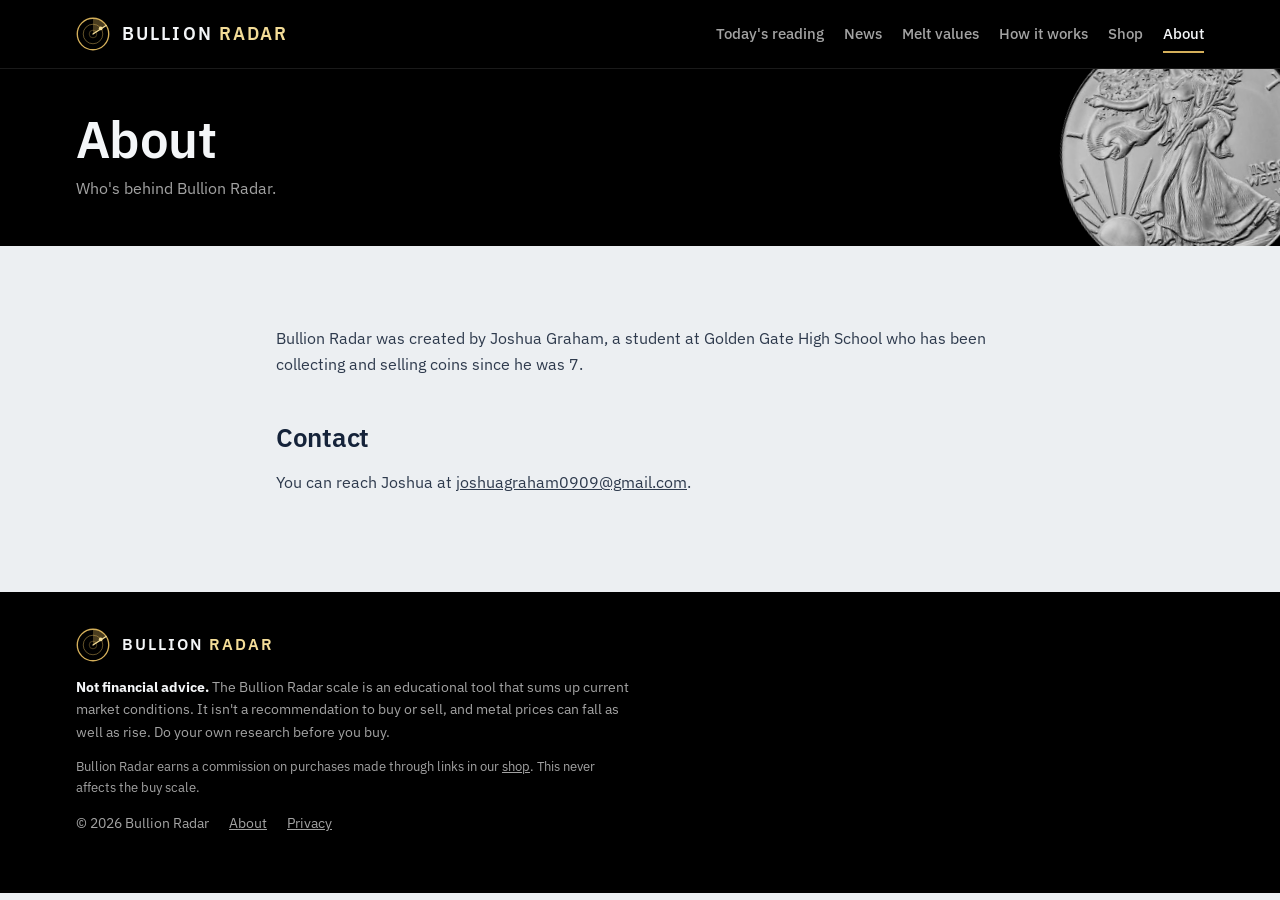
<file: about.html>
<!doctype html>
<html lang="en">
<head>
  <meta charset="utf-8">
  <meta name="viewport" content="width=device-width, initial-scale=1">
  <title>About | Bullion Radar</title>
  <meta name="description" content="Who made Bullion Radar.">
  <link rel="preconnect" href="https://fonts.googleapis.com">
  <link rel="preconnect" href="https://fonts.gstatic.com" crossorigin>
  <link href="https://fonts.googleapis.com/css2?family=IBM+Plex+Sans:wght@400;500;600;700&display=swap" rel="stylesheet">
  <link rel="stylesheet" href="styles.css">
</head>
<body data-page="about">
  <main>
    <section class="hero" data-hero-coin="silver">
      <div class="container">
        <h1>About</h1>
        <p>Who's behind Bullion Radar.</p>
      </div>
    </section>

    <section class="section container prose">
      <p>Bullion Radar was created by Joshua Graham, a student at Golden Gate High School
        who has been collecting and selling coins since he was 7.</p>

      <h2>Contact</h2>
      <p>You can reach Joshua at <span id="contact-email">his Gmail address (turn on JavaScript to see it)</span>.</p>
    </section>
  </main>

  <script src="live-data.js"></script>
  <script src="data.js"></script>
  <script src="layout.js"></script>
  <script>
    // The address is put together here so bots scanning the page for emails don't find it.
    const user = "joshuagraham0909";
    const domain = "gmail.com";
    const address = `${user}@${domain}`;
    document.getElementById("contact-email").innerHTML = `<a href="mailto:${address}">${address}</a>`;
  </script>
</body>
</html>
</file>
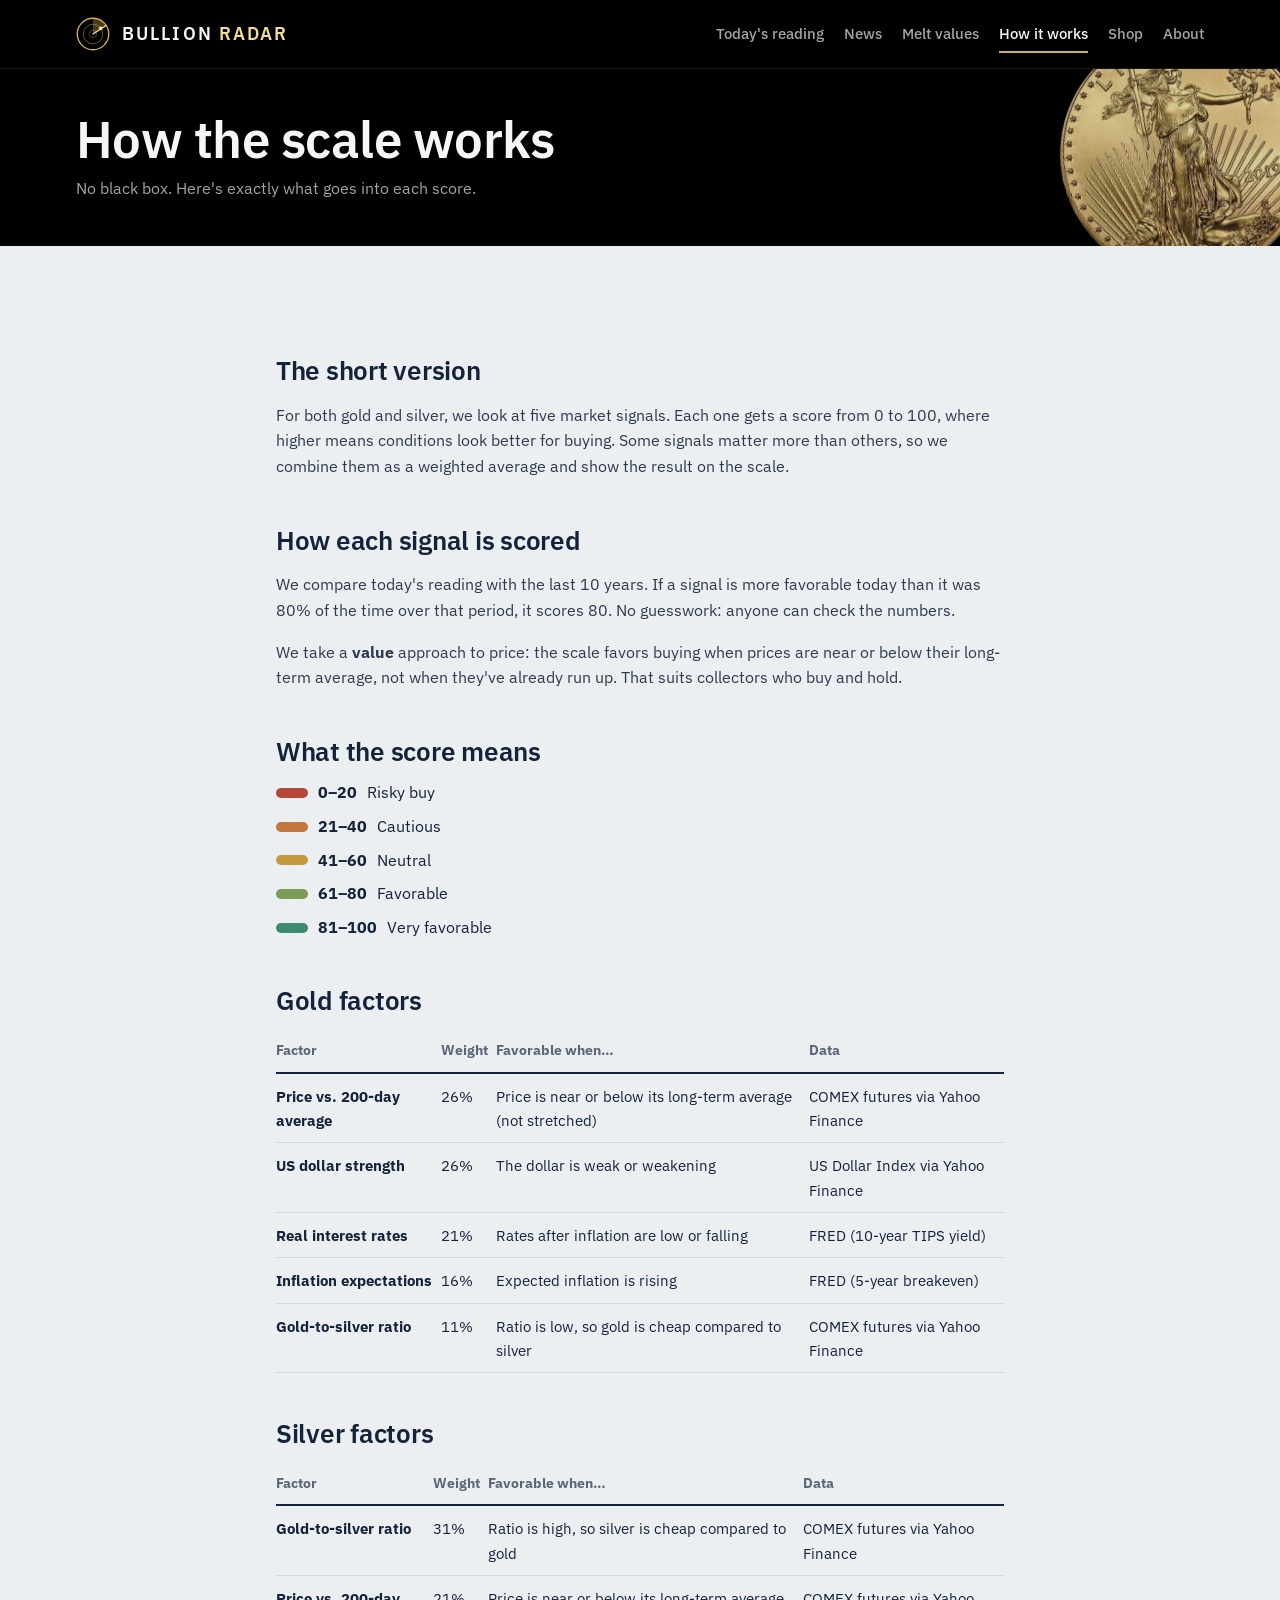
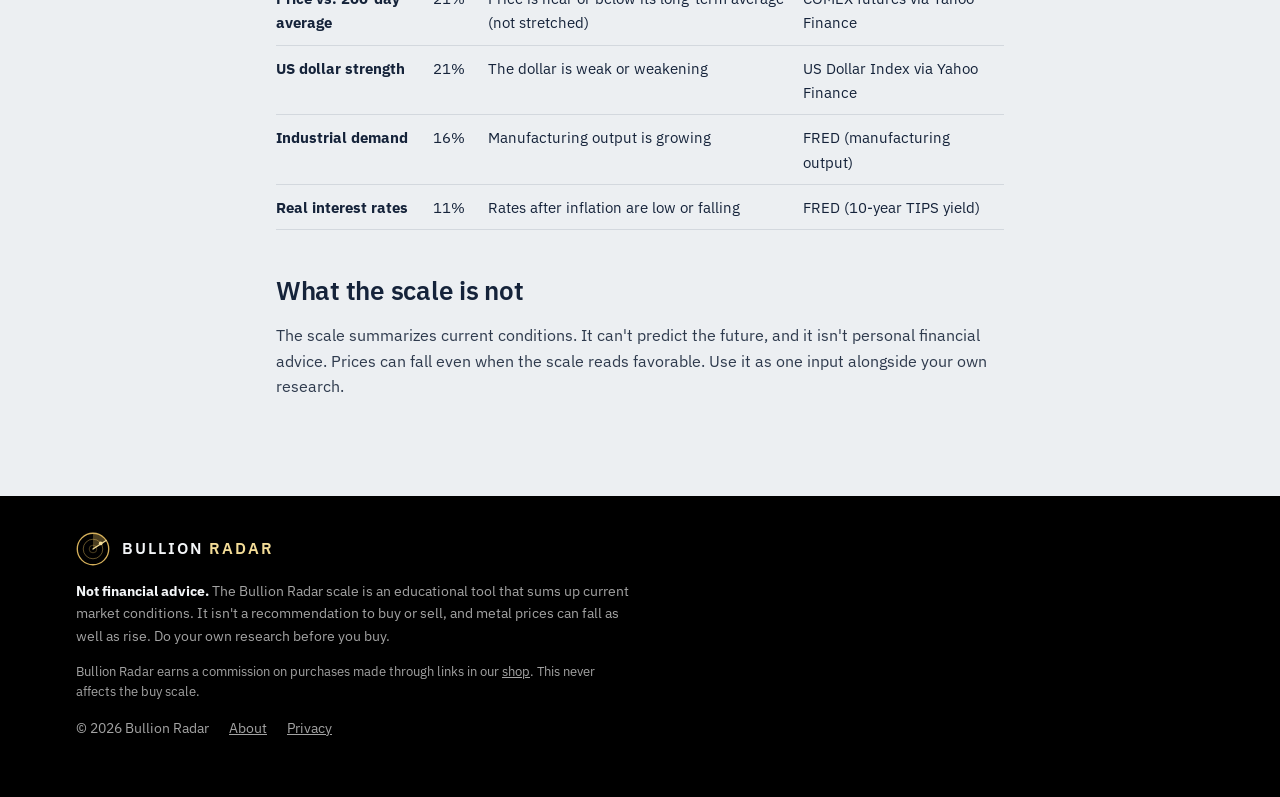
<file: how-it-works.html>
<!doctype html>
<html lang="en">
<head>
  <meta charset="utf-8">
  <meta name="viewport" content="width=device-width, initial-scale=1">
  <title>How it works | Bullion Radar</title>
  <link rel="preconnect" href="https://fonts.googleapis.com">
  <link rel="preconnect" href="https://fonts.gstatic.com" crossorigin>
  <link href="https://fonts.googleapis.com/css2?family=IBM+Plex+Sans:wght@400;500;600;700&display=swap" rel="stylesheet">
  <link rel="stylesheet" href="styles.css">
</head>
<body data-page="how">
  <main>
    <section class="hero" data-hero-coin="gold">
      <div class="container">
        <h1>How the scale works</h1>
        <p>No black box. Here's exactly what goes into each score.</p>
      </div>
    </section>

    <section class="section container prose">
      <h2>The short version</h2>
      <p>For both gold and silver, we look at five market signals. Each one gets a score
        from 0 to 100, where higher means conditions look better for buying. Some signals
        matter more than others, so we combine them as a weighted average and show the
        result on the scale.</p>

      <h2>How each signal is scored</h2>
      <p>We compare today's reading with the last 10 years. If a signal is more favorable
        today than it was 80% of the time over that period, it scores 80. No guesswork:
        anyone can check the numbers.</p>
      <p>We take a <strong>value</strong> approach to price: the scale favors buying when
        prices are near or below their long-term average, not when they've already run up.
        That suits collectors who buy and hold.</p>

      <h2>What the score means</h2>
      <div class="legend" id="legend"></div>

      <h2>Gold factors</h2>
      <table class="factor-table" id="table-gold"></table>

      <h2>Silver factors</h2>
      <table class="factor-table" id="table-silver"></table>

      <h2>What the scale is not</h2>
      <p>The scale summarizes current conditions. It can't predict the future, and it isn't
        personal financial advice. Prices can fall even when the scale reads favorable.
        Use it as one input alongside your own research.</p>
    </section>
  </main>

  <script src="live-data.js"></script>
  <script src="data.js"></script>
  <script src="layout.js"></script>
  <script>
    let low = 0;
    document.getElementById("legend").innerHTML = BANDS.map((b) => {
      const row = `<div><span class="swatch" style="background:${b.color}"></span><strong>${low}–${b.max}</strong> ${b.label}</div>`;
      low = b.max + 1;
      return row;
    }).join("");

    for (const metal of ["gold", "silver"]) {
      document.getElementById("table-" + metal).innerHTML = `
        <thead><tr><th>Factor</th><th>Weight</th><th>Favorable when…</th><th>Data</th></tr></thead>
        <tbody>${SCALE[metal].map((f) => `
          <tr><td><strong>${f.name}</strong></td><td>${f.weight}%</td><td>${f.favorable}</td><td>${f.source}</td></tr>`).join("")}
        </tbody>`;
    }
  </script>
</body>
</html>
</file>
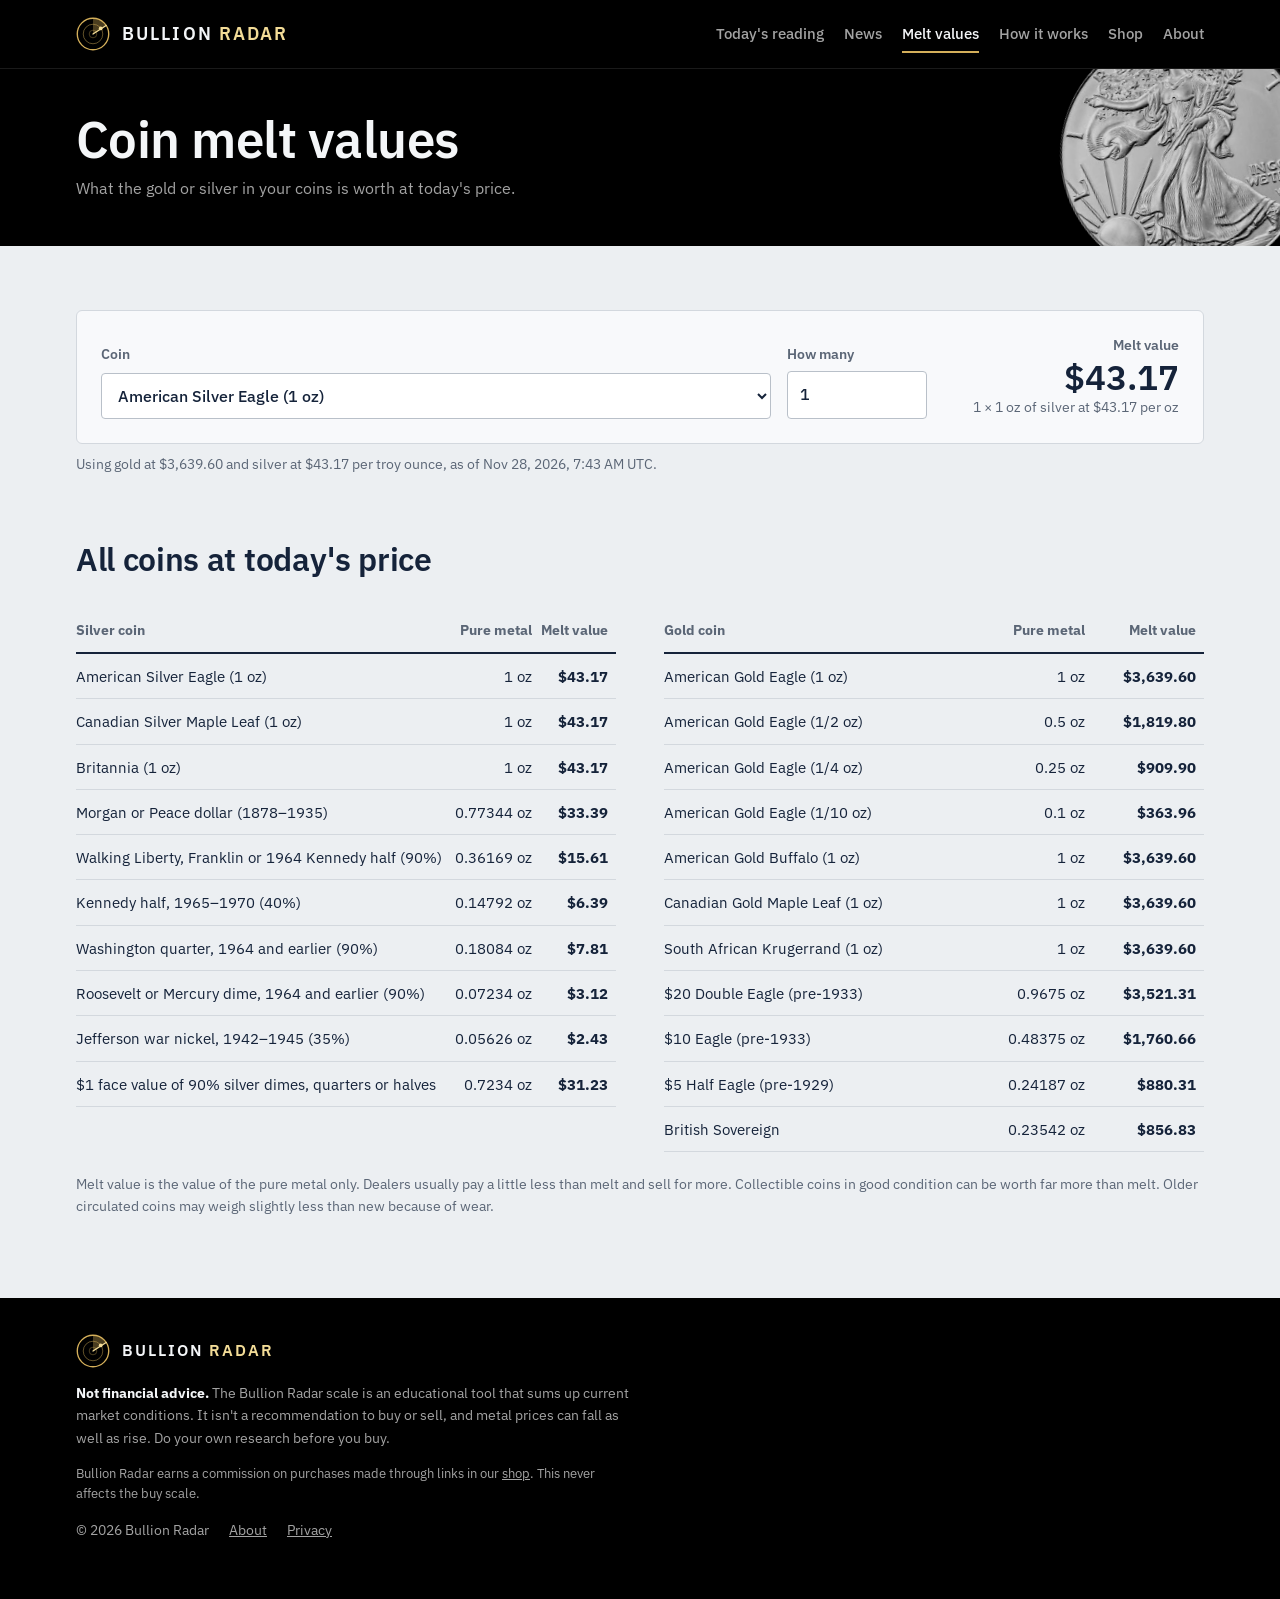
<file: melt.html>
<!doctype html>
<html lang="en">
<head>
  <meta charset="utf-8">
  <meta name="viewport" content="width=device-width, initial-scale=1">
  <title>Coin melt values | Bullion Radar</title>
  <meta name="description" content="What the gold or silver in your coins is worth at today's price: Eagles, Morgan dollars, 90% silver, war nickels and more.">
  <link rel="preconnect" href="https://fonts.googleapis.com">
  <link rel="preconnect" href="https://fonts.gstatic.com" crossorigin>
  <link href="https://fonts.googleapis.com/css2?family=IBM+Plex+Sans:wght@400;500;600;700&display=swap" rel="stylesheet">
  <link rel="stylesheet" href="styles.css">
</head>
<body data-page="melt">
  <main>
    <section class="hero" data-hero-coin="silver">
      <div class="container">
        <h1>Coin melt values</h1>
        <p>What the gold or silver in your coins is worth at today's price.</p>
      </div>
    </section>

    <section class="section container">
      <div class="melt-calc">
        <div class="melt-inputs">
          <label class="field">
            <span>Coin</span>
            <select id="melt-coin"></select>
          </label>
          <label class="field field-qty">
            <span>How many</span>
            <input id="melt-qty" type="number" min="0" step="1" value="1" inputmode="numeric">
          </label>
        </div>
        <div class="melt-result" aria-live="polite">
          <span class="melt-label">Melt value</span>
          <strong id="melt-total"></strong>
          <span class="melt-detail" id="melt-detail"></span>
        </div>
      </div>
      <p class="fineprint" id="melt-prices"></p>
    </section>

    <section class="section container">
      <div class="section-head"><h2>All coins at today's price</h2></div>
      <div class="melt-tables">
        <table class="factor-table melt-table" id="melt-silver"></table>
        <table class="factor-table melt-table" id="melt-gold"></table>
      </div>
      <p class="fineprint">Melt value is the value of the pure metal only. Dealers usually pay a
        little less than melt and sell for more. Collectible coins in good condition can be worth
        far more than melt. Older circulated coins may weigh slightly less than new because of wear.</p>
    </section>
  </main>

  <script src="live-data.js"></script>
  <script src="data.js"></script>
  <script src="layout.js"></script>
  <script src="melt.js"></script>
</body>
</html>
</file>
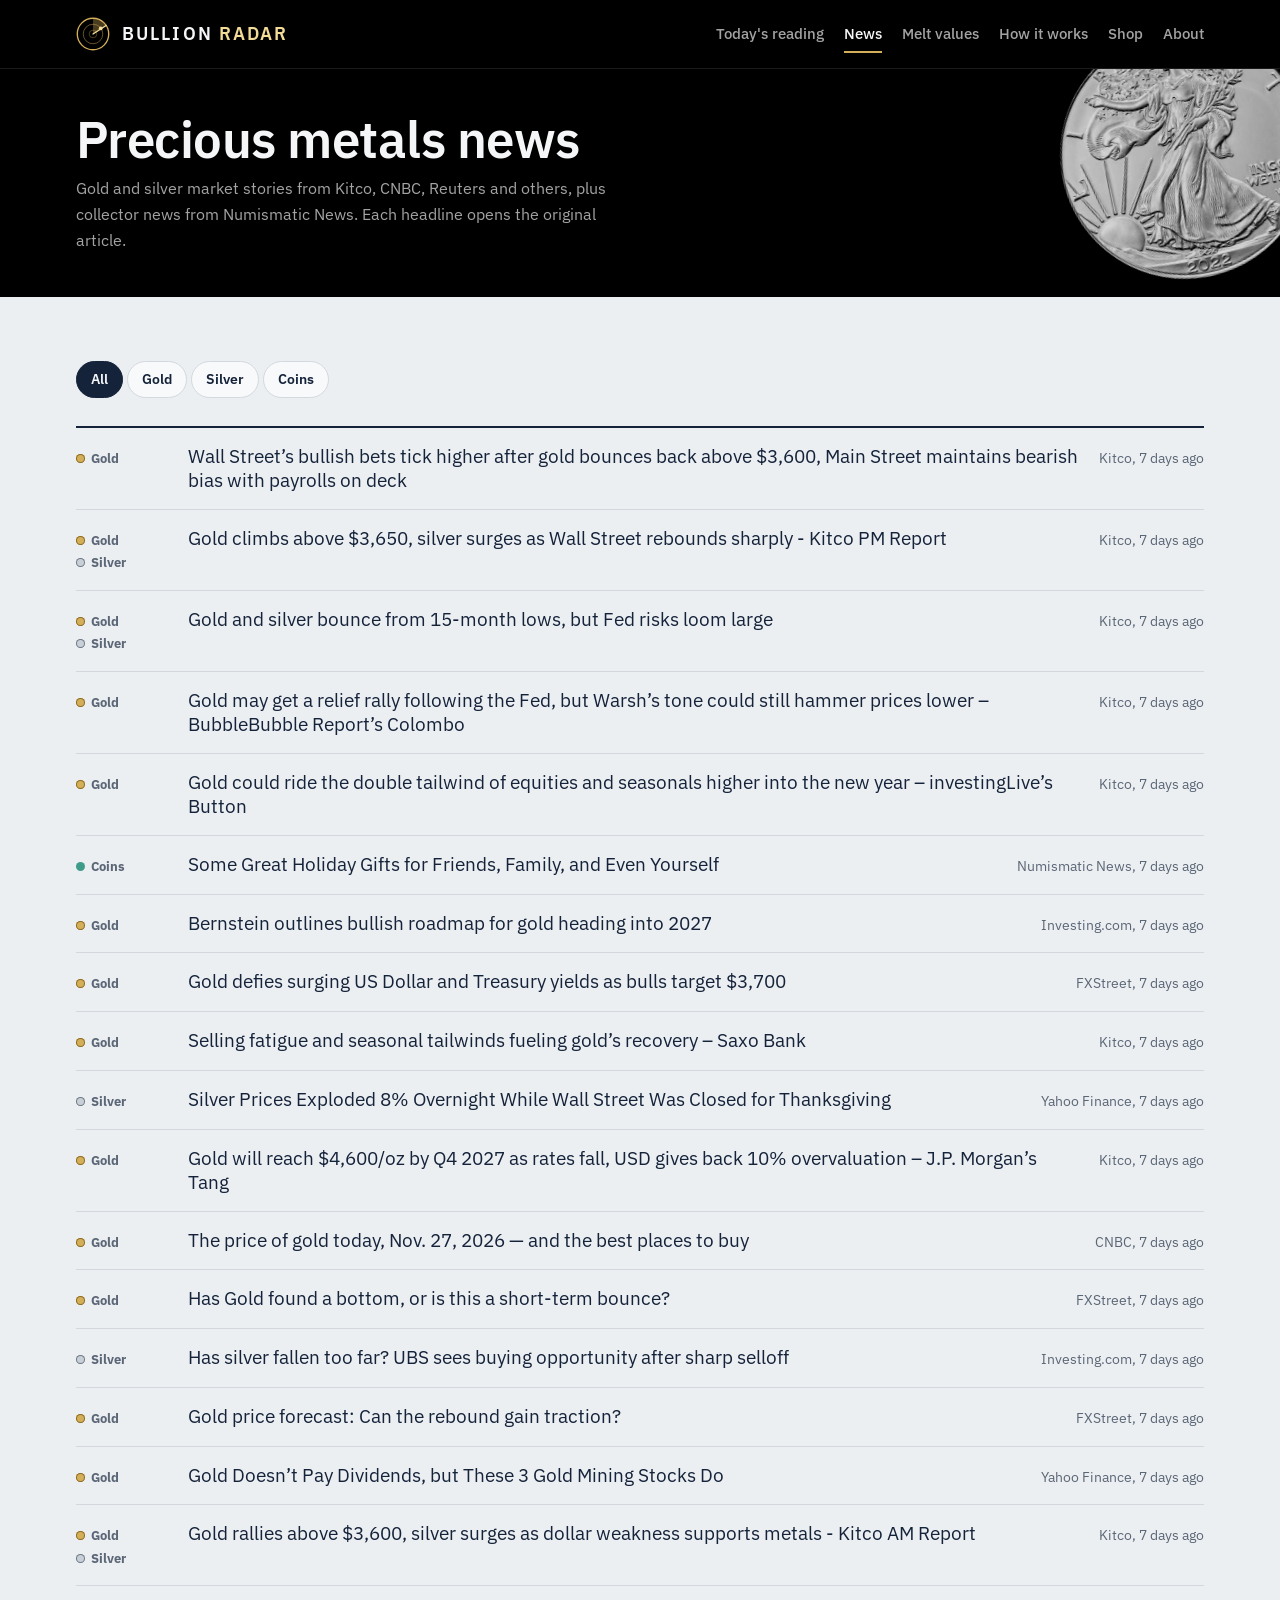
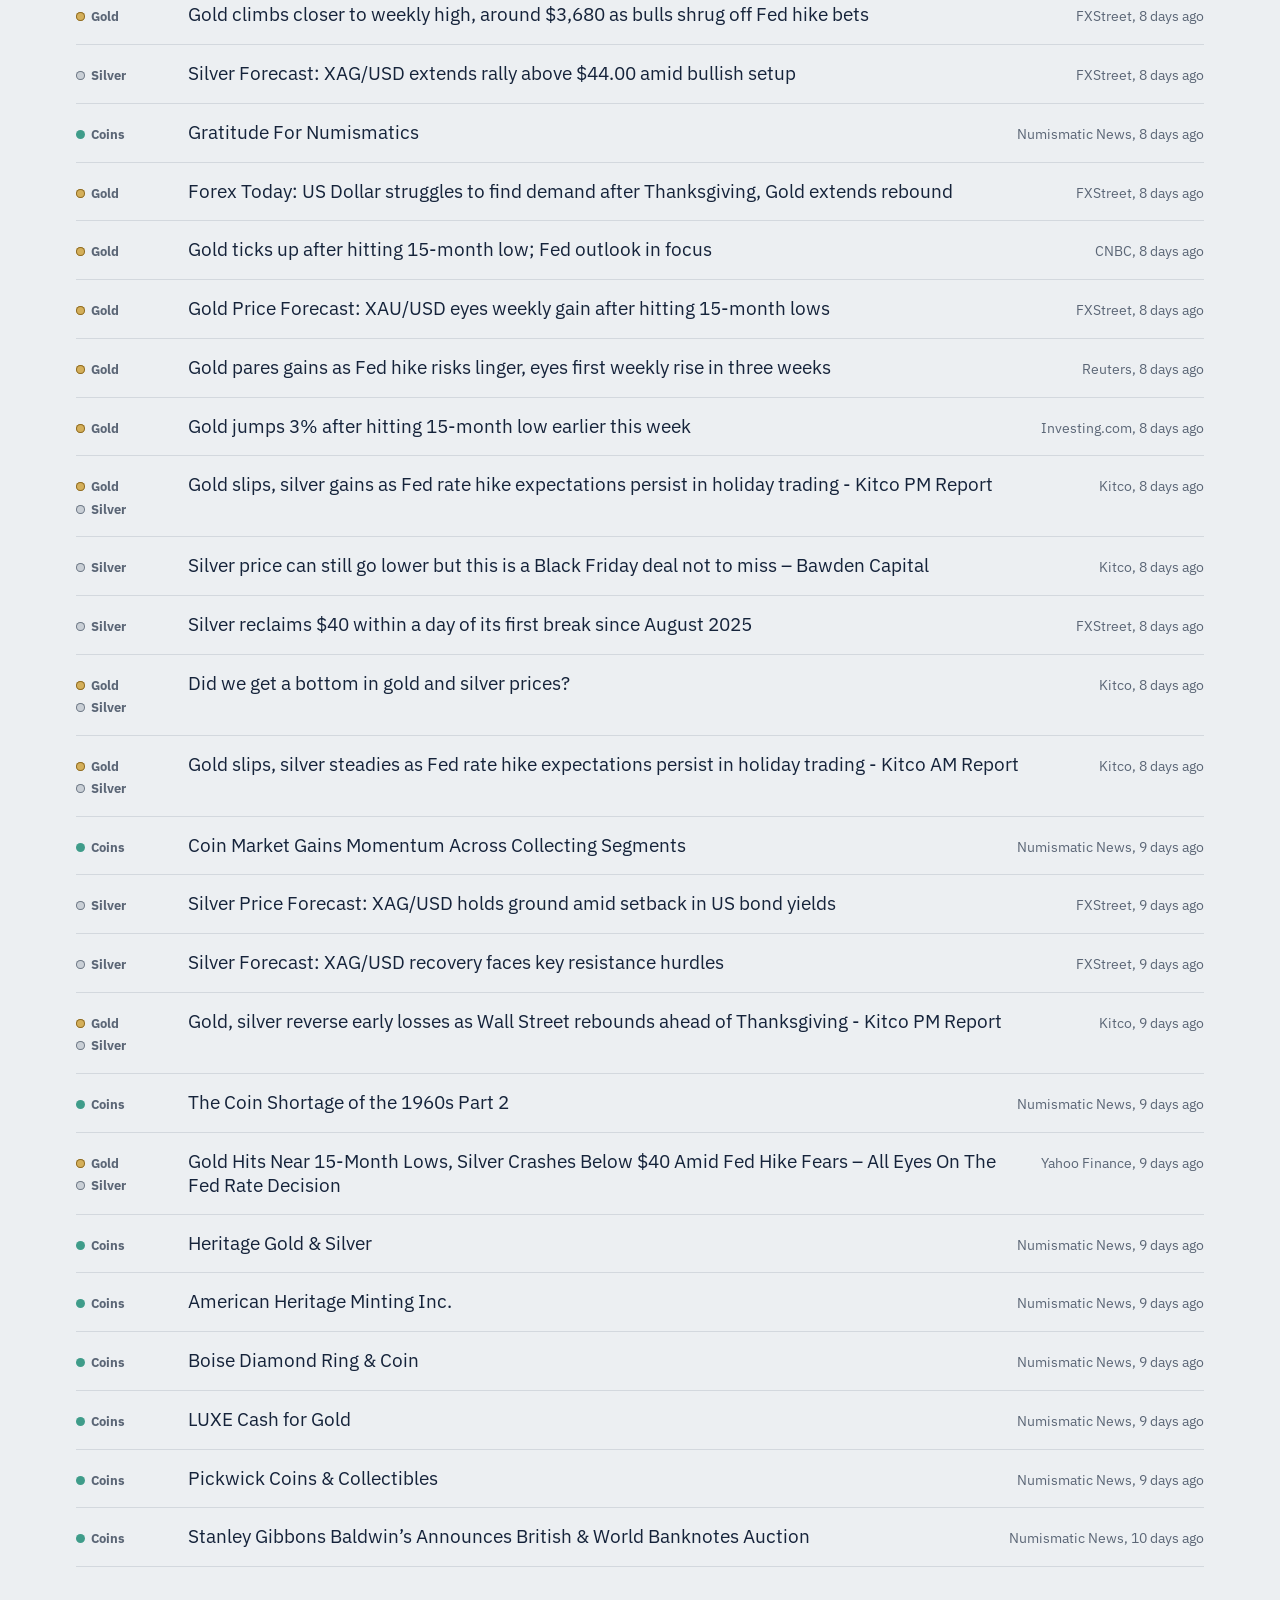
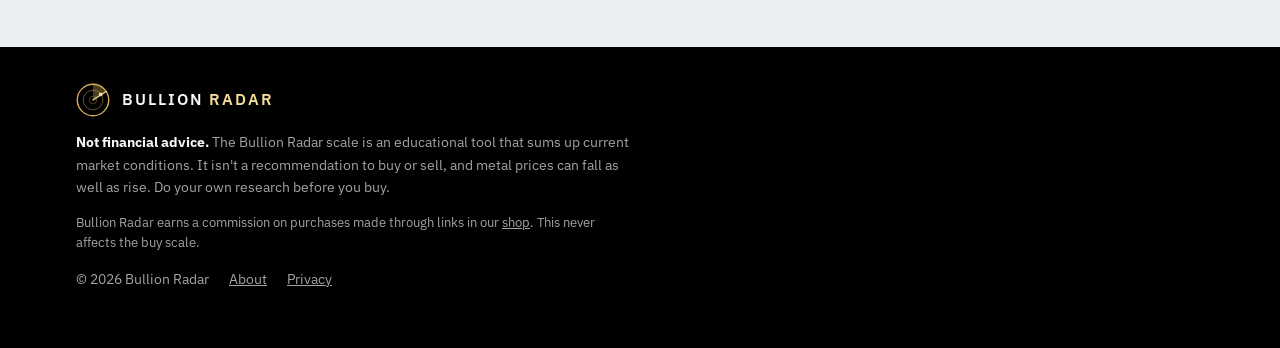
<file: news.html>
<!doctype html>
<html lang="en">
<head>
  <meta charset="utf-8">
  <meta name="viewport" content="width=device-width, initial-scale=1">
  <title>News | Bullion Radar</title>
  <link rel="preconnect" href="https://fonts.googleapis.com">
  <link rel="preconnect" href="https://fonts.gstatic.com" crossorigin>
  <link href="https://fonts.googleapis.com/css2?family=IBM+Plex+Sans:wght@400;500;600;700&display=swap" rel="stylesheet">
  <link rel="stylesheet" href="styles.css">
</head>
<body data-page="news">
  <main>
    <section class="hero" data-hero-coin="silver">
      <div class="container">
        <h1>Precious metals news</h1>
        <p>Gold and silver market stories from Kitco, CNBC, Reuters and others, plus
          collector news from Numismatic News. Each headline opens the original article.</p>
      </div>
    </section>

    <section class="section container">
      <div class="section-head">
        <div class="filters ranges" id="filters">
          <button data-metal="all" class="active">All</button>
          <button data-metal="gold">Gold</button>
          <button data-metal="silver">Silver</button>
          <button data-metal="coins">Coins</button>
        </div>
      </div>
      <div class="news-list" id="news-list"></div>
    </section>
  </main>

  <script src="live-data.js"></script>
  <script src="data.js"></script>
  <script src="layout.js"></script>
  <script>
    const list = document.getElementById("news-list");
    function show(metal) {
      list.innerHTML = NEWS.filter((n) => metal === "all" || n.tags.includes(metal)).map(newsCard).join("");
    }
    document.getElementById("filters").addEventListener("click", (e) => {
      const btn = e.target.closest("button");
      if (!btn) return;
      document.querySelectorAll("#filters button").forEach((b) => b.classList.toggle("active", b === btn));
      show(btn.dataset.metal);
    });
    show("all");
  </script>
</body>
</html>
</file>
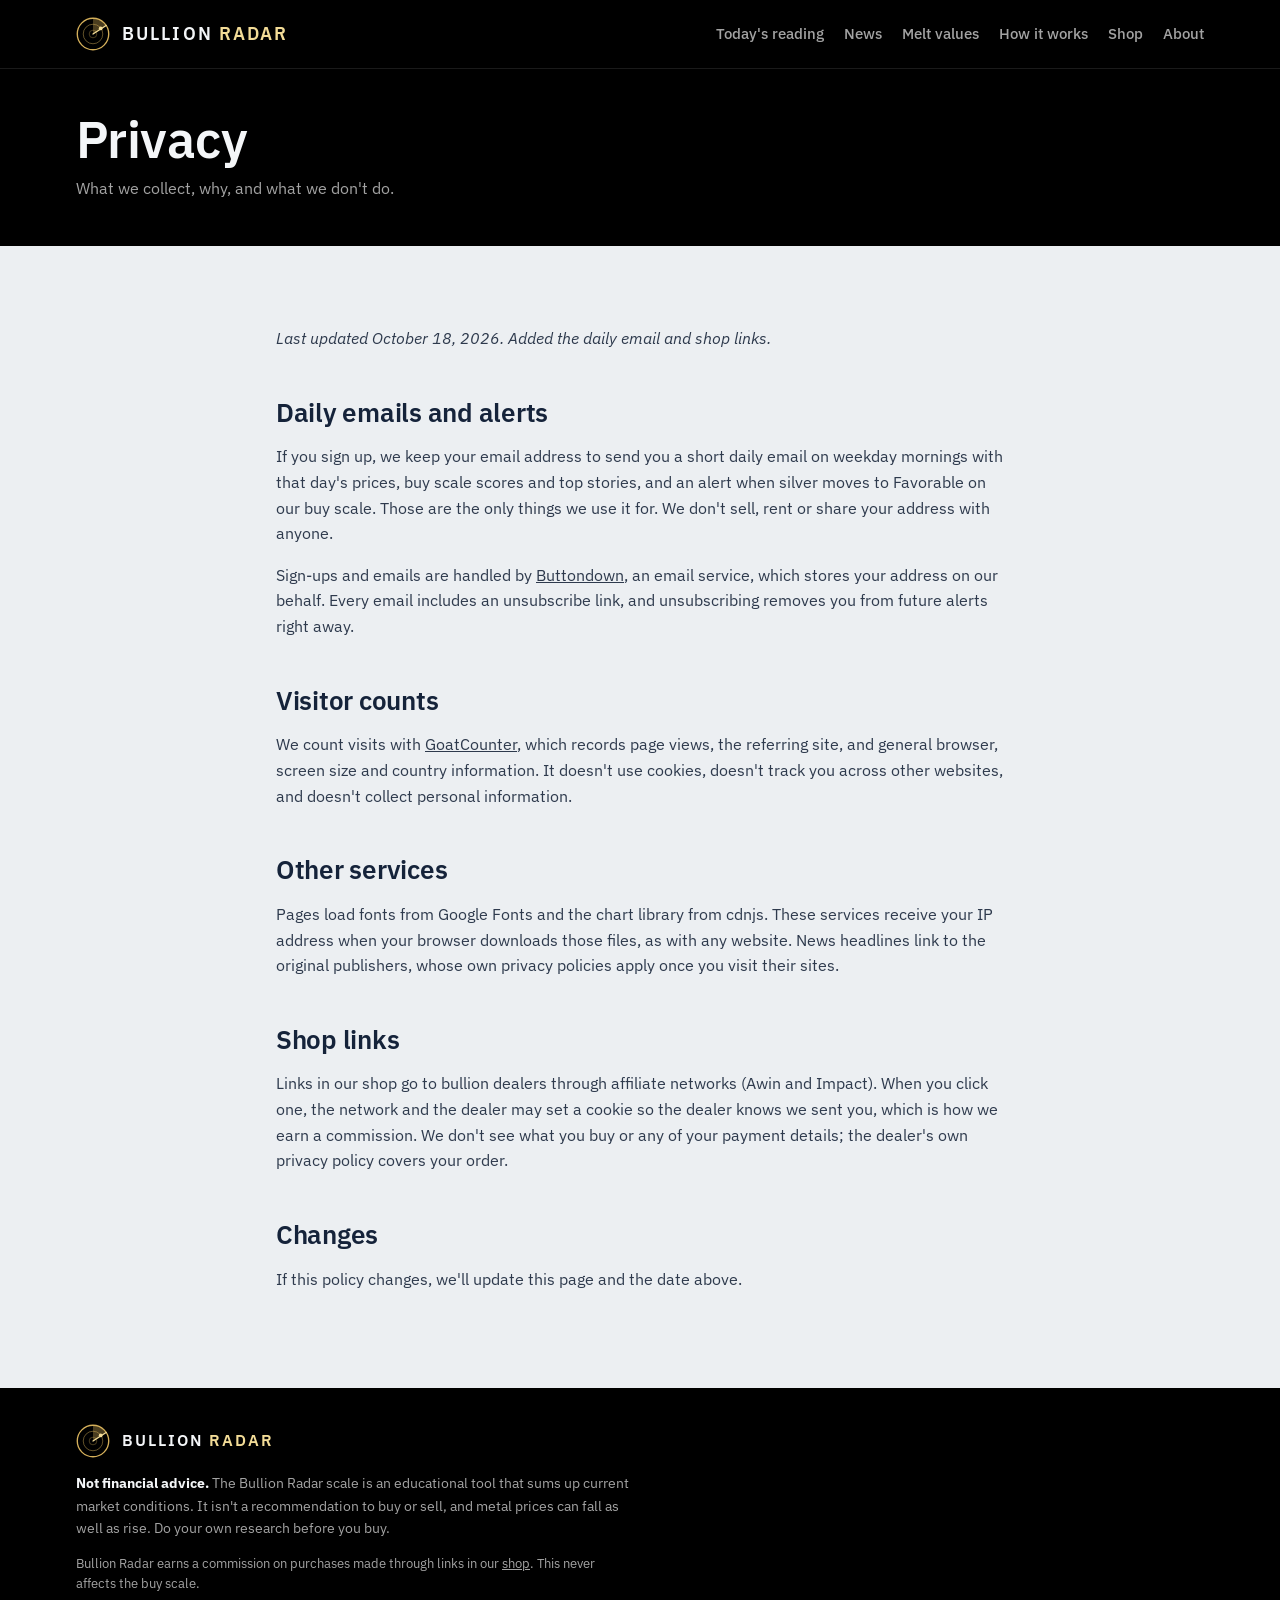
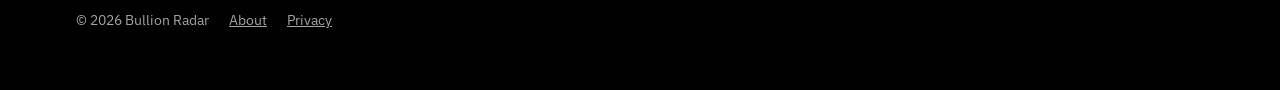
<file: privacy.html>
<!doctype html>
<html lang="en">
<head>
  <meta charset="utf-8">
  <meta name="viewport" content="width=device-width, initial-scale=1">
  <title>Privacy | Bullion Radar</title>
  <link rel="preconnect" href="https://fonts.googleapis.com">
  <link rel="preconnect" href="https://fonts.gstatic.com" crossorigin>
  <link href="https://fonts.googleapis.com/css2?family=IBM+Plex+Sans:wght@400;500;600;700&display=swap" rel="stylesheet">
  <link rel="stylesheet" href="styles.css">
</head>
<body data-page="privacy">
  <main>
    <section class="hero">
      <div class="container">
        <h1>Privacy</h1>
        <p>What we collect, why, and what we don't do.</p>
      </div>
    </section>

    <section class="section container prose">
      <p><em>Last updated October 18, 2026. Added the daily email and shop links.</em></p>

      <h2>Daily emails and alerts</h2>
      <p>If you sign up, we keep your email address to send you a short daily email on weekday
        mornings with that day's prices, buy scale scores and top stories, and an alert when
        silver moves to Favorable on our buy scale. Those are the only things we use it for. We
        don't sell, rent or share your address with anyone.</p>
      <p>Sign-ups and emails are handled by <a href="https://buttondown.com/legal/privacy" target="_blank" rel="noopener">Buttondown</a>,
        an email service, which stores your address on our behalf. Every email includes an
        unsubscribe link, and unsubscribing removes you from future alerts right away.</p>

      <h2>Visitor counts</h2>
      <p>We count visits with <a href="https://www.goatcounter.com/help/privacy" target="_blank" rel="noopener">GoatCounter</a>,
        which records page views, the referring site, and general browser, screen size and country
        information. It doesn't use cookies, doesn't track you across other websites, and doesn't
        collect personal information.</p>

      <h2>Other services</h2>
      <p>Pages load fonts from Google Fonts and the chart library from cdnjs. These services
        receive your IP address when your browser downloads those files, as with any website.
        News headlines link to the original publishers, whose own privacy policies apply once
        you visit their sites.</p>

      <h2>Shop links</h2>
      <p>Links in our shop go to bullion dealers through affiliate networks (Awin and Impact).
        When you click one, the network and the dealer may set a cookie so the dealer knows we
        sent you, which is how we earn a commission. We don't see what you buy or any of your
        payment details; the dealer's own privacy policy covers your order.</p>

      <h2>Changes</h2>
      <p>If this policy changes, we'll update this page and the date above.</p>
    </section>
  </main>

  <script src="live-data.js"></script>
  <script src="data.js"></script>
  <script src="layout.js"></script>
</body>
</html>
</file>
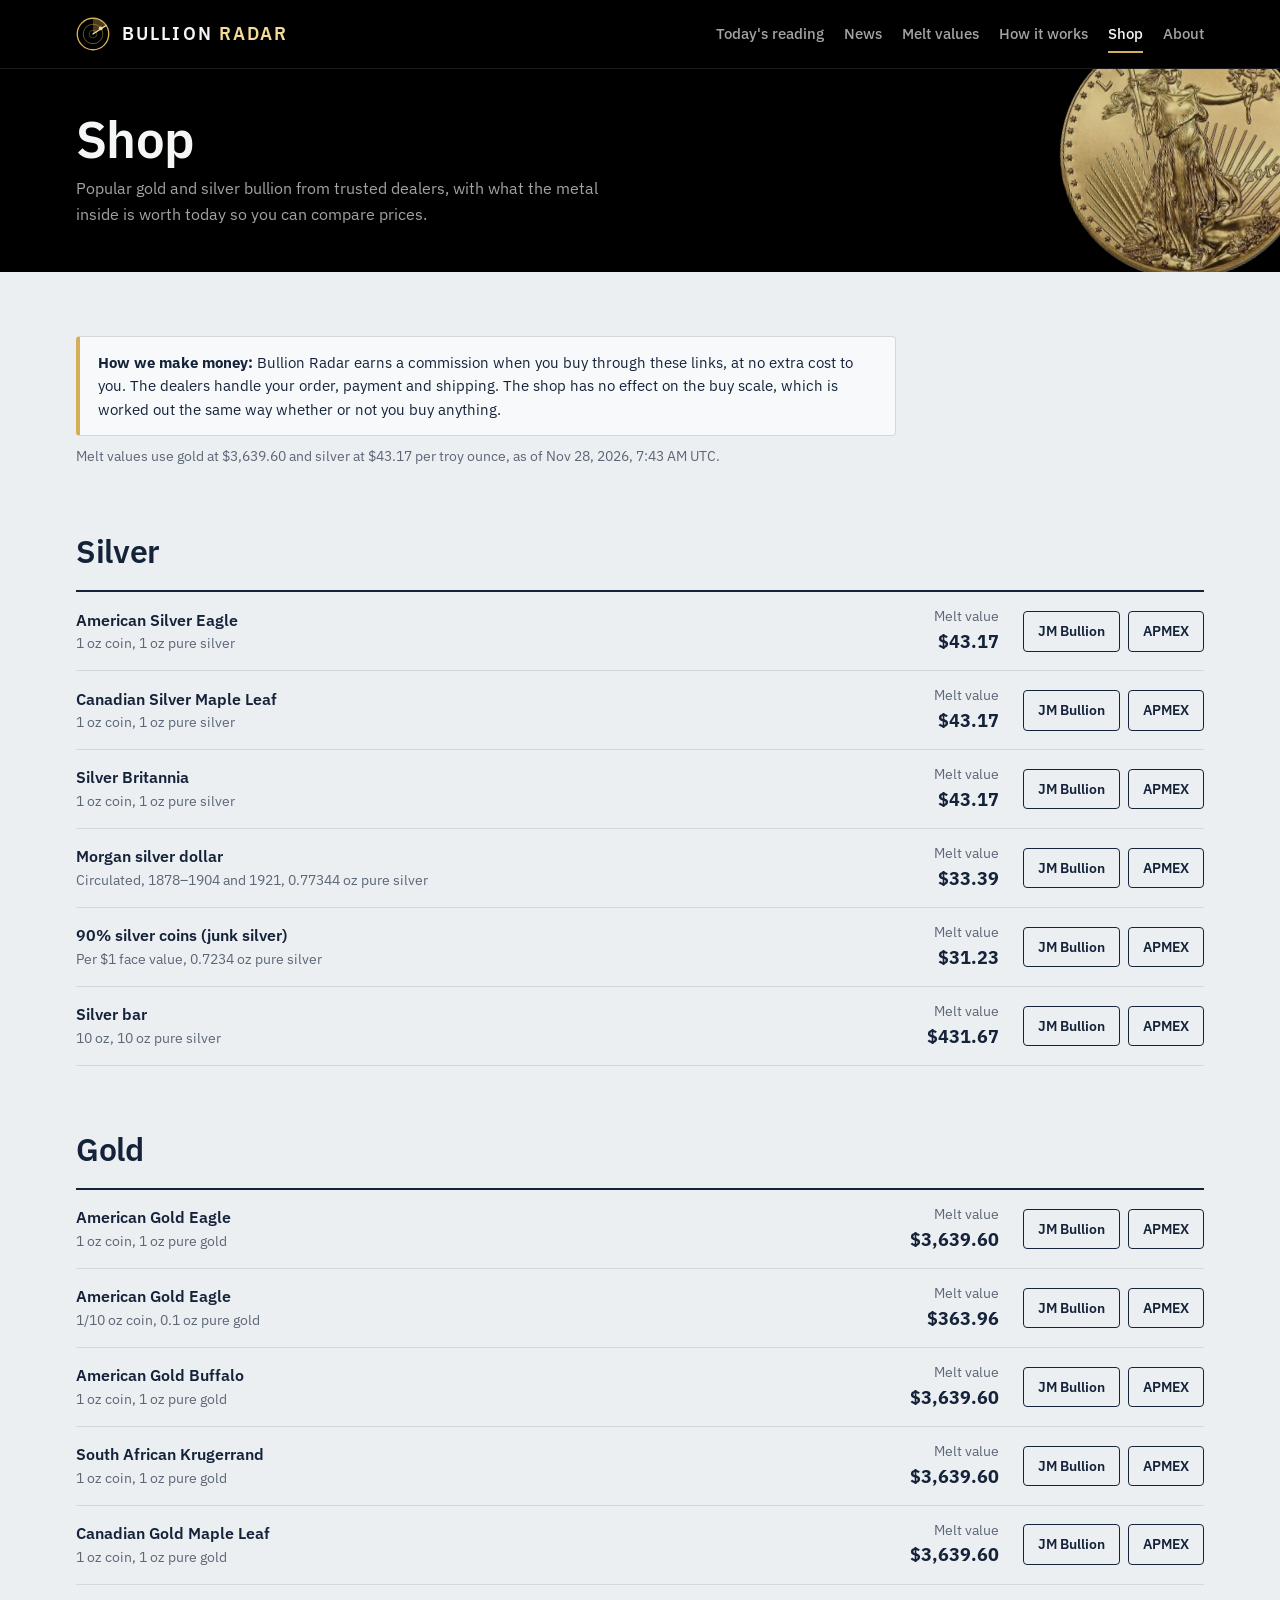
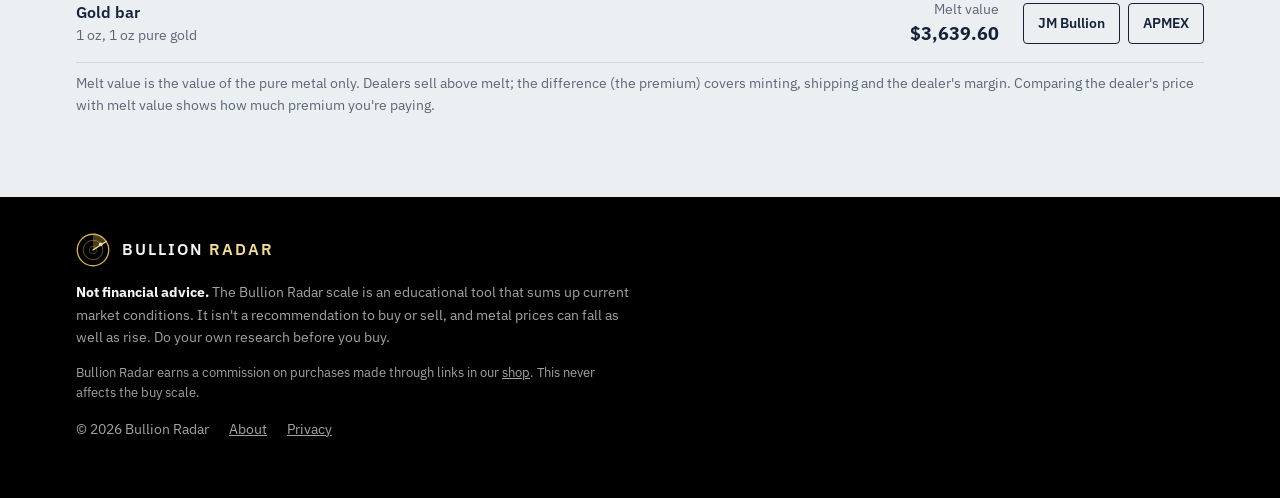
<file: shop.html>
<!doctype html>
<html lang="en">
<head>
  <meta charset="utf-8">
  <meta name="viewport" content="width=device-width, initial-scale=1">
  <title>Shop | Bullion Radar</title>
  <meta name="description" content="Popular gold and silver coins and bars, with today's melt value, from trusted dealers.">
  <link rel="preconnect" href="https://fonts.googleapis.com">
  <link rel="preconnect" href="https://fonts.gstatic.com" crossorigin>
  <link href="https://fonts.googleapis.com/css2?family=IBM+Plex+Sans:wght@400;500;600;700&display=swap" rel="stylesheet">
  <link rel="stylesheet" href="styles.css">
</head>
<body data-page="shop">
  <main>
    <section class="hero" data-hero-coin="gold">
      <div class="container">
        <h1>Shop</h1>
        <p>Popular gold and silver bullion from trusted dealers, with what the metal inside is
          worth today so you can compare prices.</p>
      </div>
    </section>

    <section class="section container">
      <div class="disclosure" role="note">
        <strong>How we make money:</strong> Bullion Radar earns a commission when you buy through
        these links, at no extra cost to you. The dealers handle your order, payment and shipping.
        The shop has no effect on the buy scale, which is worked out the same way whether or not
        you buy anything.
      </div>
      <p class="fineprint" id="shop-prices"></p>
    </section>

    <section class="section container">
      <div class="section-head"><h2>Silver</h2></div>
      <div class="shop-list" id="shop-silver"></div>
    </section>

    <section class="section container">
      <div class="section-head"><h2>Gold</h2></div>
      <div class="shop-list" id="shop-gold"></div>
      <p class="fineprint">Melt value is the value of the pure metal only. Dealers sell above
        melt; the difference (the premium) covers minting, shipping and the dealer's margin.
        Comparing the dealer's price with melt value shows how much premium you're paying.</p>
    </section>
  </main>

  <script src="live-data.js"></script>
  <script src="data.js"></script>
  <script src="layout.js"></script>
  <script src="shop.js"></script>
</body>
</html>
</file>
<file: styles.css>
/* Bullion Radar
   Black up top so the gold and silver dials shine, cool silver paper below.
   The scale runs from tarnish red to verdigris green. */
:root {
  --vault: #000000;
  --vault-2: #141414;
  --vault-text: #a3a3a3;
  --vault-line: rgba(255, 255, 255, 0.1);

  --gold: #d4af5a;
  --gold-hi: #f3dc97;
  --gold-deep: #8e6b24;
  --silver: #c9cfd6;
  --silver-hi: #f4f6f8;
  --silver-deep: #6f7987;

  --paper: #eceff2;
  --panel: #f8f9fb;
  --ink: #15233a;
  --muted: #5b6676;
  --line: #d3d8de;

  --band-1: #c0533a;
  --band-2: #d27a3e;
  --band-3: #d9a23a;
  --band-4: #8fae6a;
  --band-5: #3f9c8a;
  --up: #2f8a78;
  --down: #c0533a;

  --display: "IBM Plex Sans", system-ui, -apple-system, "Segoe UI", sans-serif;
  --body: "IBM Plex Sans", system-ui, -apple-system, "Segoe UI", sans-serif;
}

* { box-sizing: border-box; }

body {
  margin: 0;
  background: var(--paper);
  color: var(--ink);
  font-family: var(--body);
  font-size: 16px;
  line-height: 1.6;
  -webkit-font-smoothing: antialiased;
}

h1, h2, h3 {
  font-family: var(--display);
  font-weight: 600;
  letter-spacing: -0.01em;
  line-height: 1.2;
  margin: 0 0 0.5em;
}

a { color: inherit; }
a:focus-visible, button:focus-visible {
  outline: 2px solid var(--gold);
  outline-offset: 3px;
  border-radius: 4px;
}

.container {
  max-width: 1160px;
  margin: 0 auto;
  padding-left: 16px;
  padding-right: 16px;
}

.coin-sprite { position: absolute; width: 0; height: 0; overflow: hidden; }

/* ---------- Header ---------- */
.site-header {
  background: var(--vault);
  color: var(--silver-hi);
  position: relative;
  z-index: 5;
}
.site-header .container {
  display: flex;
  align-items: center;
  justify-content: space-between;
  gap: 8px 24px;
  min-height: 68px;
  flex-wrap: wrap;
  padding-top: 8px;
  padding-bottom: 8px;
}
.brand {
  display: flex;
  align-items: center;
  gap: 12px;
  text-decoration: none;
  font-family: var(--display);
  font-size: 1.25rem;
  letter-spacing: 0.2em;
  white-space: nowrap;
}
.brand svg { width: 34px; height: 34px; flex: none; }
.brand .gold-word { color: var(--gold-hi); }
.nav { display: flex; gap: 2px 20px; flex-wrap: wrap; }
.nav a {
  text-decoration: none;
  color: var(--vault-text);
  font-weight: 500;
  font-size: 0.95rem;
  padding: 6px 0;
  border-bottom: 2px solid transparent;
}
.nav a:hover { color: var(--silver-hi); }
.nav a.active { color: var(--silver-hi); border-bottom-color: var(--gold); }
.nav .soon { color: var(--gold); font-size: 0.75rem; margin-left: 4px; }

.notice {
  background: var(--vault-2);
  color: var(--gold-hi);
  text-align: center;
  font-size: 0.88rem;
  padding: 8px 16px;
}

/* ---------- Hero ---------- */
.site-header { border-bottom: 1px solid var(--vault-line); }
.brand { font-weight: 600; letter-spacing: 0.12em; font-size: 1.1rem; }

.radar-hero {
  position: relative;
  overflow: hidden;
  background: var(--vault);
  color: var(--silver-hi);
  padding: 36px 0 40px;
  --coin-scale: 1;
}
.coin-field { position: absolute; inset: 0; pointer-events: none; }
.coin-field img {
  position: absolute;
  width: calc(var(--s) * 1px * var(--coin-scale));
  height: auto;
  opacity: var(--o);
}
.radar-hero .container { position: relative; z-index: 1; }
.radar-hero h1 {
  text-align: center;
  font-size: clamp(1.5rem, 3.2vw, 2.25rem);
  margin-bottom: 6px;
}
.lede {
  text-align: center;
  color: var(--vault-text);
  max-width: 56ch;
  margin: 0 auto 28px;
}

.scopes {
  display: grid;
  grid-template-columns: 1fr 1fr;
  gap: 16px;
  max-width: 860px;
  margin: 0 auto;
}

/* Quote panels: price on top, buy scale gauge below */
.quote-panel {
  background: #111111;
  border: 1px solid #2a2a2a;
  border-radius: 6px;
  padding: 20px 22px 18px;
}
.qp-head {
  display: flex;
  justify-content: space-between;
  align-items: baseline;
  gap: 8px;
  padding-bottom: 12px;
  border-bottom: 1px solid #2a2a2a;
}
.qp-name { font-weight: 600; font-size: 1.05rem; }
.qp-name::before {
  content: "";
  display: inline-block;
  width: 10px;
  height: 10px;
  border-radius: 50%;
  margin-right: 8px;
  background: var(--metal);
}
.quote-panel.gold { --metal: var(--gold); }
.quote-panel.silver { --metal: var(--silver); }
.qp-sym { color: var(--vault-text); font-size: 0.82rem; font-weight: 500; }
.qp-price {
  display: flex;
  align-items: baseline;
  flex-wrap: wrap;
  gap: 4px 12px;
  margin-top: 14px;
}
.qp-price strong {
  font-size: clamp(1.5rem, 3.6vw, 2.25rem);
  font-weight: 600;
  font-variant-numeric: tabular-nums;
  letter-spacing: -0.01em;
}
.qp-change { font-size: 0.92rem; font-weight: 600; font-variant-numeric: tabular-nums; }
.qp-change.up { color: #5fb89f; }
.qp-change.down { color: #e07a64; }
.qp-sub { color: var(--vault-text); font-size: 0.8rem; margin-top: 2px; }

.gauge { max-width: 300px; margin: 18px auto 0; }
.gauge svg { width: 100%; display: block; }
.gauge-ends {
  display: flex;
  justify-content: space-between;
  font-size: 0.75rem;
  color: var(--vault-text);
  margin-top: 2px;
}
.qp-foot {
  display: flex;
  justify-content: space-between;
  align-items: baseline;
  gap: 8px;
  margin-top: 14px;
  padding-top: 12px;
  border-top: 1px solid #2a2a2a;
  font-size: 0.9rem;
  color: var(--vault-text);
}
.qp-foot strong { color: var(--silver-hi); font-weight: 600; font-variant-numeric: tabular-nums; }

.coin-img { display: block; border-radius: 50%; }

.hero-strip {
  display: flex;
  justify-content: center;
  flex-wrap: wrap;
  gap: 8px 32px;
  margin-top: 22px;
  color: var(--vault-text);
  font-size: 0.88rem;
}
.hero-strip strong { color: var(--silver-hi); font-weight: 600; }

/* ---------- Page sections ---------- */
.section { padding-top: 56px; padding-bottom: 8px; }
.section-head {
  display: flex;
  align-items: baseline;
  justify-content: space-between;
  gap: 8px 16px;
  flex-wrap: wrap;
  margin-bottom: 20px;
}
.section-head h2 { margin: 0; font-size: clamp(1.5rem, 3vw, 2rem); }
.section-head a {
  color: var(--gold-deep);
  font-weight: 600;
  text-underline-offset: 3px;
}

/* Factor breakdown: two columns, no cards */
.factor-cols {
  display: grid;
  grid-template-columns: 1fr 1fr;
  gap: 40px 64px;
}
.col-head {
  display: flex;
  align-items: center;
  gap: 12px;
  padding-bottom: 12px;
  border-bottom: 2px solid var(--ink);
}
.col-head .coin-img { width: 38px; height: 38px; box-shadow: 0 2px 6px rgba(0, 0, 0, 0.25); }
.col-head h3 { margin: 0; font-size: 1.45rem; flex: 1; }
.col-head .total { font-family: var(--display); font-size: 1.45rem; }
.frow {
  display: grid;
  grid-template-columns: 1fr auto;
  grid-template-areas: "name score" "reading score" "bar bar";
  column-gap: 16px;
  padding: 14px 0;
  border-bottom: 1px solid var(--line);
}
.fname { grid-area: name; font-weight: 600; }
.fweight { color: var(--muted); font-weight: 500; font-size: 0.85rem; margin-left: 6px; }
.freading { grid-area: reading; color: var(--muted); font-size: 0.9rem; }
.fscore { grid-area: score; font-family: var(--display); font-size: 1.6rem; align-self: center; }
.fbar { grid-area: bar; height: 4px; background: var(--line); margin-top: 10px; border-radius: 2px; overflow: hidden; }
.fbar span { display: block; height: 100%; }
.frow.off { opacity: 0.5; }
.frow { grid-template-areas: "name score" "reading score" "bar bar" "links links"; }
.flinks { grid-area: links; display: grid; gap: 4px; margin-top: 10px; font-size: 0.86rem; }
.flink { display: grid; grid-template-columns: 44px 1fr; gap: 8px; align-items: baseline; }
.flabel { color: var(--muted); font-size: 0.75rem; font-weight: 600; }
.flink a { color: var(--ink); text-decoration: none; border-bottom: 1px solid var(--line); }
.flink a:hover { color: var(--gold-deep); border-bottom-color: var(--gold-deep); }
.fsrc { color: var(--muted); white-space: nowrap; margin-left: 6px; font-size: 0.8rem; }

.fineprint { color: var(--muted); font-size: 0.85rem; margin: 10px 0 0; }

/* Charts */
.charts { display: grid; grid-template-columns: 3fr 2fr; gap: 20px; }
.chart-panel {
  background: var(--panel);
  border: 1px solid var(--line);
  border-radius: 6px;
  padding: 20px;
}
.chart-panel h3 { font-size: 1.2rem; margin-bottom: 2px; }
.chart-panel p { color: var(--muted); font-size: 0.88rem; margin: 0 0 12px; }
.chart-wrap { position: relative; height: 280px; }
.ranges { display: flex; gap: 4px; flex-wrap: wrap; }
.ranges button {
  font: inherit;
  font-size: 0.88rem;
  font-weight: 600;
  border: 1px solid var(--line);
  background: var(--panel);
  color: var(--ink);
  border-radius: 999px;
  padding: 6px 14px;
  cursor: pointer;
}
.ranges button:hover { border-color: var(--ink); }
.ranges button.active { background: var(--ink); color: var(--silver-hi); border-color: var(--ink); }

/* News rows */
.news-list { border-top: 2px solid var(--ink); }
.news-row {
  display: grid;
  grid-template-columns: 92px 1fr auto;
  gap: 4px 20px;
  align-items: baseline;
  padding: 16px 0;
  border-bottom: 1px solid var(--line);
  text-decoration: none;
}
a.news-row:hover .news-title { color: var(--gold-deep); text-decoration: underline; text-underline-offset: 3px; }
.news-tags { display: flex; flex-direction: column; gap: 2px; font-size: 0.8rem; font-weight: 700; color: var(--muted); }
.tag::before {
  content: "";
  display: inline-block;
  width: 9px;
  height: 9px;
  border-radius: 50%;
  margin-right: 6px;
  vertical-align: 0;
}
.tag.gold::before { background: var(--gold); box-shadow: inset 0 0 0 1px var(--gold-deep); }
.tag.silver::before { background: var(--silver); box-shadow: inset 0 0 0 1px var(--silver-deep); }
.tag.coins::before { background: var(--band-5); }
.news-title { font-family: var(--display); font-size: 1.18rem; line-height: 1.3; }
.news-src { color: var(--muted); font-size: 0.85rem; white-space: nowrap; }
.filters { margin-bottom: 8px; }

/* Sub-page title band */
.hero {
  background: var(--vault);
  color: var(--silver-hi);
  padding-top: 40px;
  padding-bottom: 44px;
  margin-bottom: 8px;
  position: relative;
  overflow: hidden;
}
.hero .container { position: relative; z-index: 1; }
.hero h1 { font-size: clamp(2rem, 5vw, 3.2rem); margin-bottom: 6px; }
.hero p { color: var(--vault-text); margin: 0; max-width: 56ch; }
.hero .hero-coin {
  position: absolute;
  right: -30px;
  top: -40px;
  width: 250px;
  height: 250px;
  opacity: 0.85;
  filter: drop-shadow(0 18px 24px rgba(0, 0, 0, 0.8));
  transform: rotate(-12deg);
}
@media (max-width: 560px) { .hero .hero-coin { width: 150px; height: 150px; opacity: 0.4; } }

/* Prose (How the scale works) */
.prose { max-width: 760px; }
.prose h2 { margin-top: 1.8em; font-size: 1.6rem; }
.prose p, .prose li { color: #2e3a4d; }
.factor-table { width: 100%; border-collapse: collapse; margin: 12px 0; font-size: 0.95rem; }
.factor-table th, .factor-table td { text-align: left; padding: 10px 8px 10px 0; border-bottom: 1px solid var(--line); vertical-align: top; }
.factor-table th { font-size: 0.85rem; font-weight: 700; color: var(--muted); border-bottom: 2px solid var(--ink); }
.legend { display: grid; gap: 8px; margin: 12px 0; }
.legend div { display: flex; align-items: center; gap: 10px; }
.legend .swatch { width: 32px; height: 10px; border-radius: 5px; }

/* ---------- Footer ---------- */
.site-footer {
  margin-top: 72px;
  background: var(--vault);
  color: var(--vault-text);
  padding: 36px 0 44px;
  font-size: 0.88rem;
}
.site-footer strong { color: var(--silver-hi); }
.site-footer .brand { font-size: 1rem; color: var(--silver-hi); margin-bottom: 14px; }
.site-footer p { max-width: 70ch; }

/* ---------- Responsive ---------- */
@media (max-width: 860px) {
  .factor-cols, .charts { grid-template-columns: 1fr; }
  .radar-hero { --coin-scale: 0.6; }
}
@media (max-width: 560px) {
  .radar-hero { padding-top: 20px; --coin-scale: 0.5; }
  .coin-field { display: none; }
  .quote-panel { padding: 12px 12px 10px; }
  .qp-head { flex-direction: column; gap: 0; padding-bottom: 8px; }
  .qp-name { font-size: 0.95rem; }
  .qp-sym { font-size: 0.72rem; }
  .qp-price { margin-top: 8px; flex-direction: column; gap: 0; }
  .qp-price strong { font-size: 1.2rem; }
  .qp-change { font-size: 0.78rem; }
  .qp-sub { font-size: 0.68rem; }
  .gauge { margin-top: 10px; }
  .gauge-ends { font-size: 0.62rem; }
  .qp-foot { flex-direction: column; gap: 0; font-size: 0.78rem; margin-top: 8px; padding-top: 8px; }
  .nav .long, .nav-shop { display: none; }
  .nav a { font-size: 0.9rem; }
  .radar-hero h1 { font-size: 1.35rem; }
  .lede { font-size: 0.92rem; margin-bottom: 18px; }
  .scopes { gap: 10px; }
  .news-row { grid-template-columns: 1fr; }
  .news-tags { flex-direction: row; gap: 12px; }
  .brand { font-size: 1rem; letter-spacing: 0.1em; }
  .nav { gap: 2px 16px; }
  .factor-table { display: block; overflow-x: auto; }
}

/* Daily summary sentence under each quote panel */
.qp-summary { margin: 12px 0 0; font-size: 0.88rem; line-height: 1.5; color: #cfcfcf; }
@media (max-width: 560px) { .qp-summary { font-size: 0.74rem; } }

/* Melt value calculator */
.melt-calc {
  display: grid;
  grid-template-columns: 1fr auto;
  gap: 20px 32px;
  align-items: end;
  background: var(--panel);
  border: 1px solid var(--line);
  border-radius: 6px;
  padding: 24px;
}
.melt-inputs { display: grid; grid-template-columns: 1fr 140px; gap: 16px; }
.field { display: grid; gap: 6px; font-size: 0.85rem; font-weight: 600; color: var(--muted); }
.field select, .field input {
  font: inherit;
  font-size: 1rem;
  font-weight: 500;
  color: var(--ink);
  background: #fff;
  border: 1px solid #b9c0c9;
  border-radius: 4px;
  padding: 10px 12px;
  width: 100%;
}
.field select:focus, .field input:focus { outline: 2px solid var(--gold); outline-offset: 1px; }
.melt-result { display: grid; text-align: right; min-width: 220px; }
.melt-label { font-size: 0.85rem; font-weight: 600; color: var(--muted); }
.melt-result strong { font-size: 2.2rem; font-weight: 600; font-variant-numeric: tabular-nums; line-height: 1.15; }
.melt-detail { font-size: 0.85rem; color: var(--muted); }
.melt-tables { display: grid; grid-template-columns: 1fr 1fr; gap: 24px 48px; align-items: start; }
.melt-table td:nth-child(2), .melt-table td:nth-child(3),
.melt-table th:nth-child(2), .melt-table th:nth-child(3) { text-align: right; white-space: nowrap; font-variant-numeric: tabular-nums; }
@media (max-width: 860px) {
  .melt-calc { grid-template-columns: 1fr; }
  .melt-result { text-align: left; }
  .melt-tables { grid-template-columns: 1fr; }
}
@media (max-width: 560px) {
  .melt-inputs { grid-template-columns: 1fr; }
  .melt-calc { padding: 16px; }
}
.chart-tall { height: 340px; }

/* Silver alert signup */
.alert-signup {
  max-width: 860px;
  margin: 24px auto 0;
  display: grid;
  grid-template-columns: 1fr auto;
  gap: 12px 24px;
  align-items: center;
  border: 1px solid #2a2a2a;
  border-radius: 6px;
  padding: 16px 20px;
  background: #0b0b0b;
}
.alert-copy { display: grid; gap: 2px; }
.alert-copy strong { font-size: 1rem; }
.alert-copy span { font-size: 0.85rem; color: var(--vault-text); }
.alert-fields { display: flex; gap: 8px; }
.alert-fields input[type="email"] {
  font: inherit;
  font-size: 0.95rem;
  width: 240px;
  padding: 9px 12px;
  border-radius: 4px;
  border: 1px solid #3a3a3a;
  background: #161616;
  color: var(--silver-hi);
}
.alert-fields input[type="email"]:focus { outline: 2px solid var(--silver); outline-offset: 1px; }
.alert-fields button {
  font: inherit;
  font-size: 0.95rem;
  font-weight: 600;
  padding: 9px 16px;
  border: 0;
  border-radius: 4px;
  background: var(--silver-hi);
  color: #000;
  cursor: pointer;
}
.alert-fields button:hover { background: #fff; }
.alert-privacy { grid-column: 1 / -1; font-size: 0.78rem; color: var(--vault-text); }
@media (max-width: 760px) {
  .alert-signup { grid-template-columns: 1fr; }
  .alert-fields input[type="email"] { width: auto; flex: 1; min-width: 0; }
}

.footer-meta { display: flex; flex-wrap: wrap; gap: 4px 20px; }
.footer-meta a { color: var(--vault-text); }
.alert-signup.done { grid-template-columns: 1fr; border-color: #3d8a6c; }
.alert-fields button:disabled { opacity: 0.6; cursor: default; }

/* Shop */
.disclosure {
  background: var(--panel);
  border: 1px solid var(--line);
  border-left: 4px solid var(--gold);
  border-radius: 4px;
  padding: 14px 18px;
  font-size: 0.92rem;
  max-width: 820px;
}
.shop-list { border-top: 2px solid var(--ink); }
.shop-item {
  display: grid;
  grid-template-columns: 1fr 150px auto;
  gap: 8px 24px;
  align-items: center;
  padding: 14px 0;
  border-bottom: 1px solid var(--line);
}
.shop-name { display: grid; }
.shop-name strong { font-weight: 600; }
.shop-name span, .shop-melt span { font-size: 0.85rem; color: var(--muted); }
.shop-melt { display: grid; text-align: right; }
.shop-melt strong { font-size: 1.1rem; font-variant-numeric: tabular-nums; }
.shop-buy { display: flex; gap: 8px; justify-content: flex-end; }
.shop-btn {
  display: inline-block;
  text-decoration: none;
  font-weight: 600;
  font-size: 0.88rem;
  padding: 8px 14px;
  border: 1px solid var(--ink);
  border-radius: 4px;
  color: var(--ink);
  white-space: nowrap;
}
.shop-btn:hover { background: var(--ink); color: var(--silver-hi); }
.footer-disclosure { font-size: 0.8rem; }
@media (max-width: 640px) {
  .shop-item { grid-template-columns: 1fr auto; }
  .shop-buy { grid-column: 1 / -1; justify-content: flex-start; }
}
.footer-disclosure a { color: var(--vault-text); }
/* On phones the About link lives in the footer so the menu stays on one line. */
@media (max-width: 560px) { .nav a[href="about.html"] { display: none; } }
</file>
